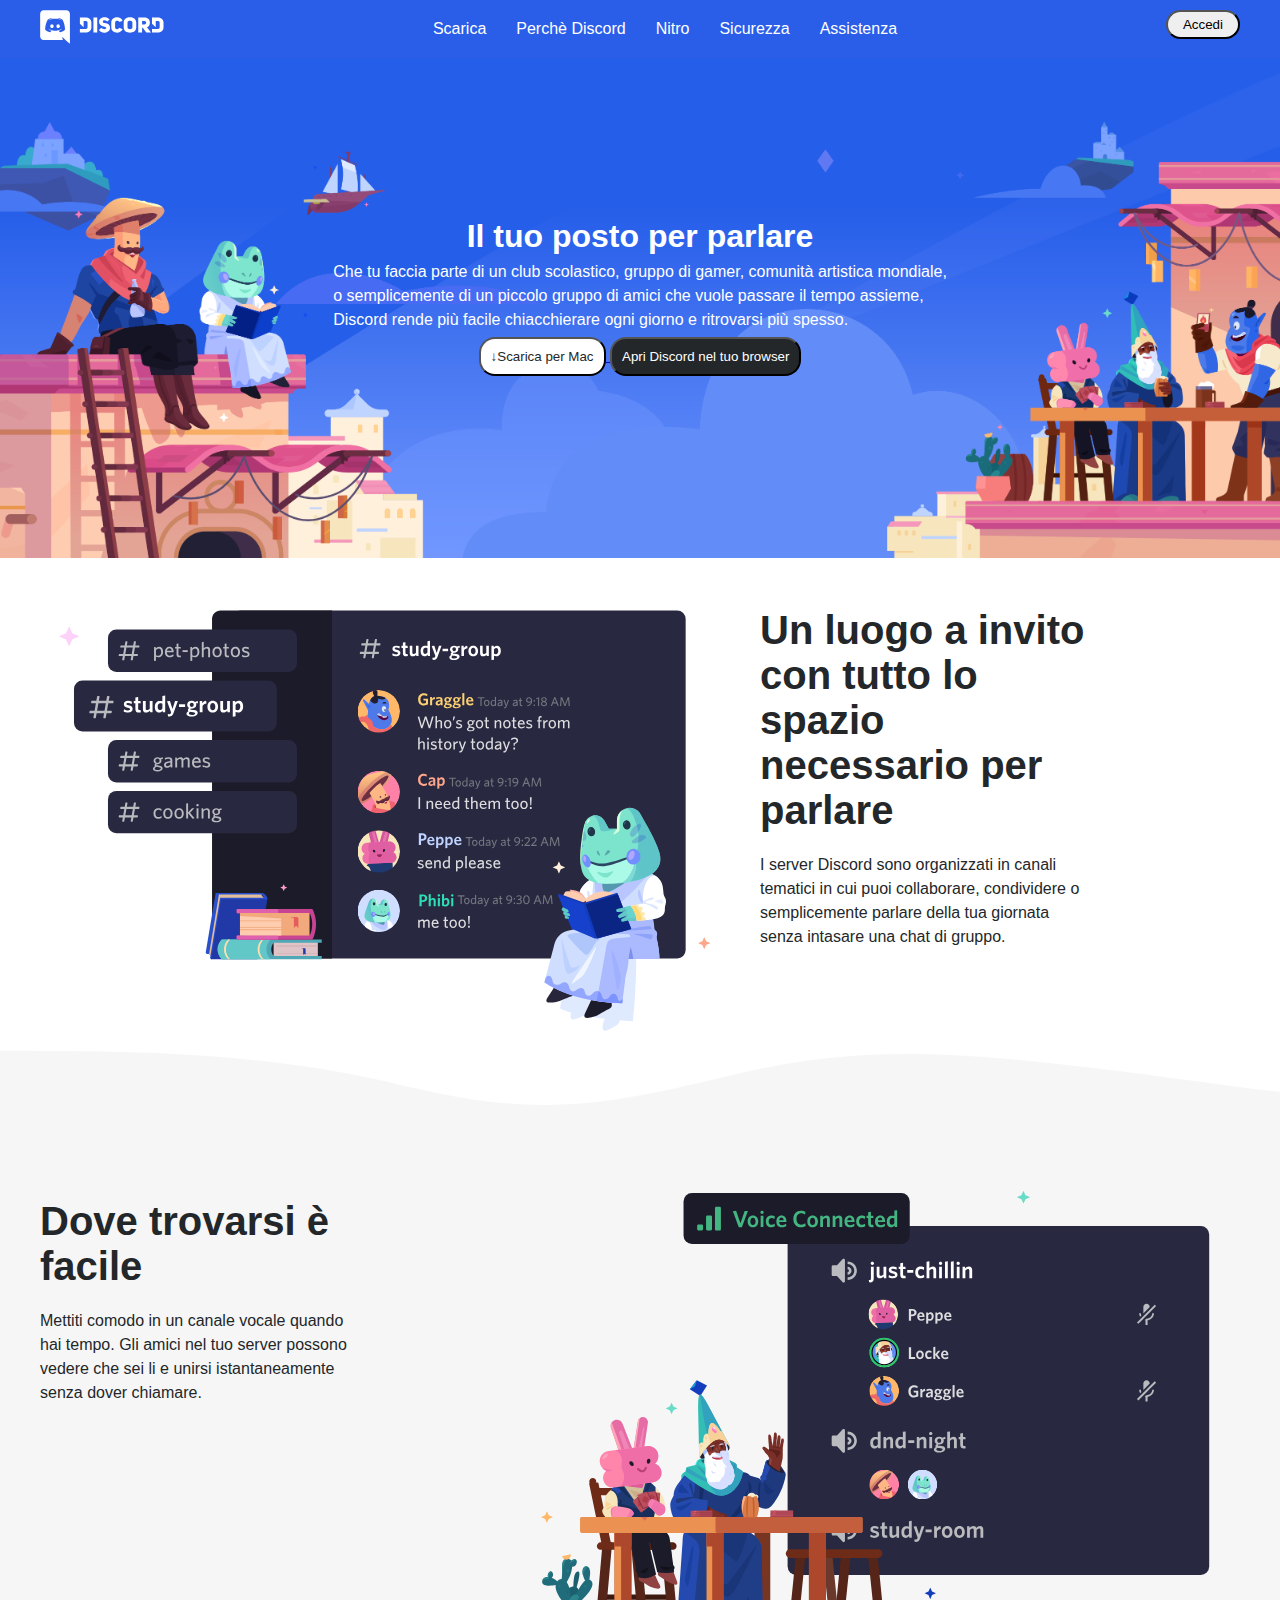
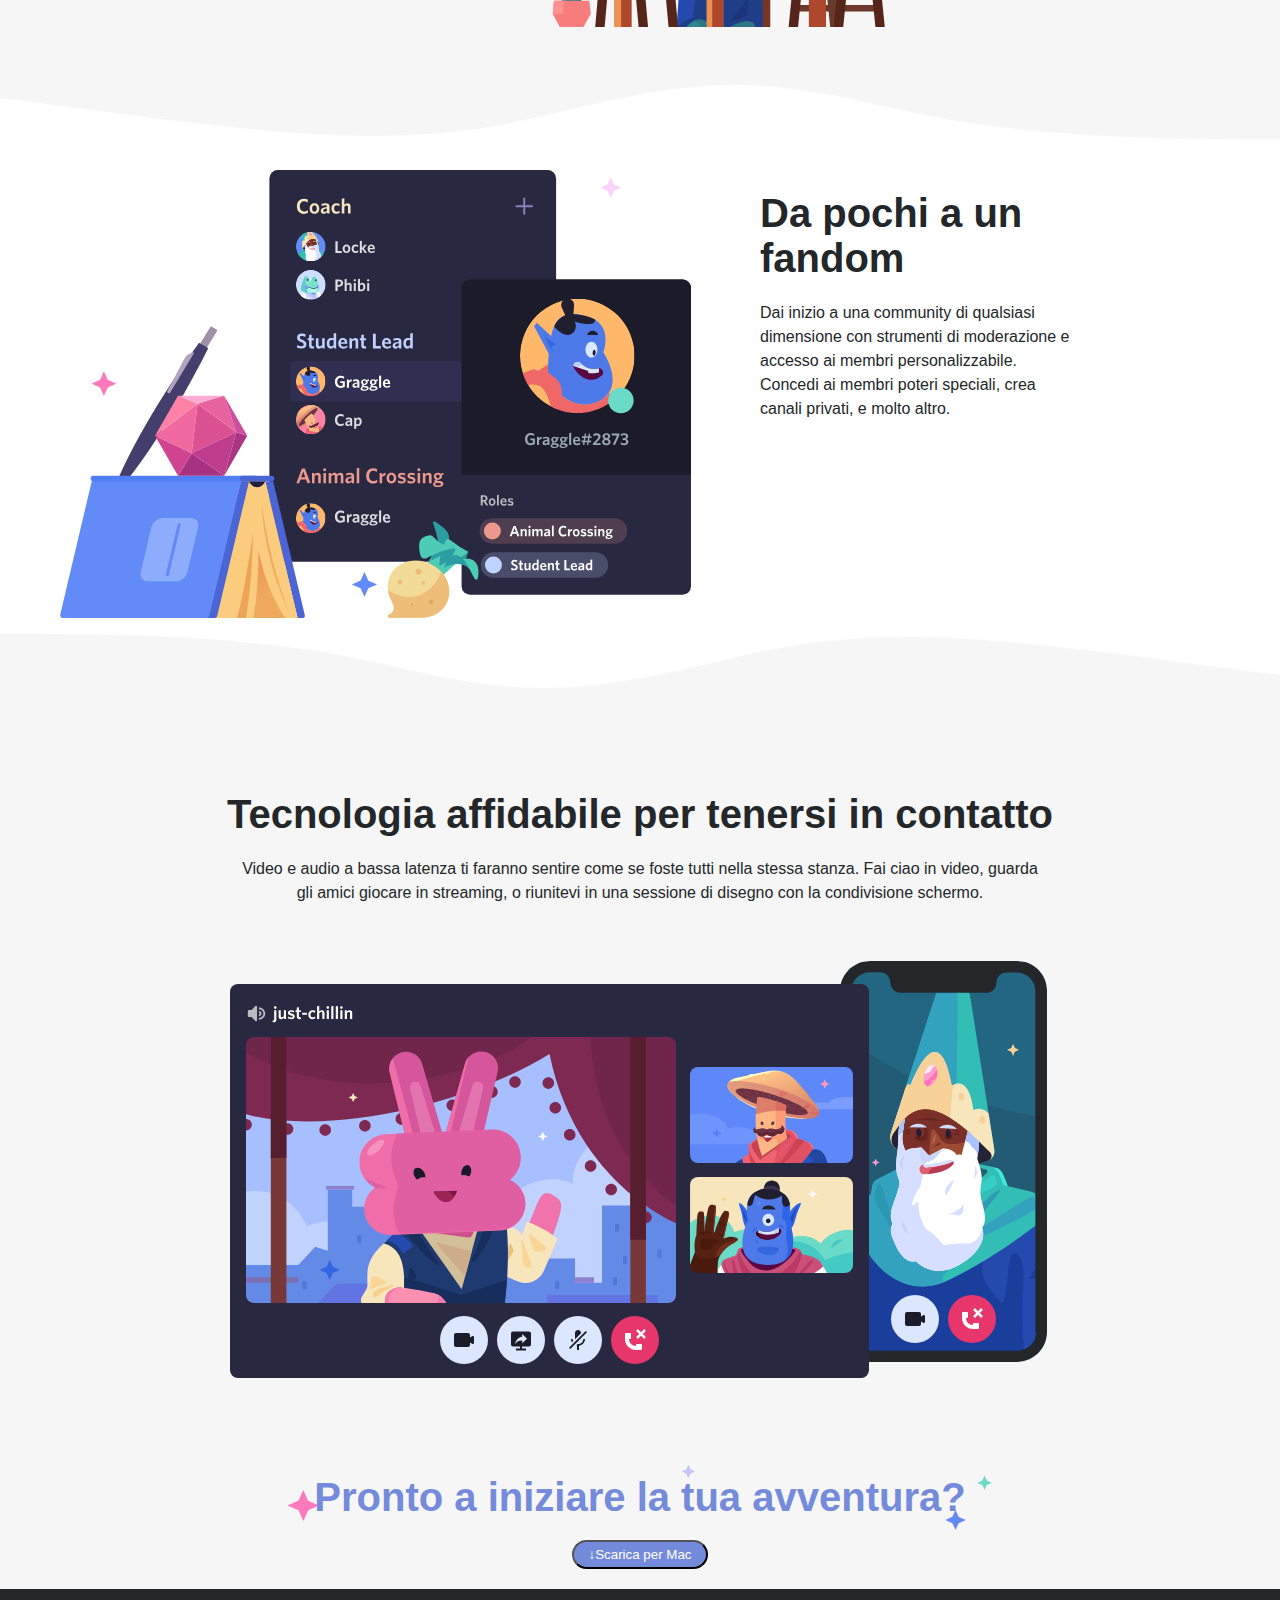
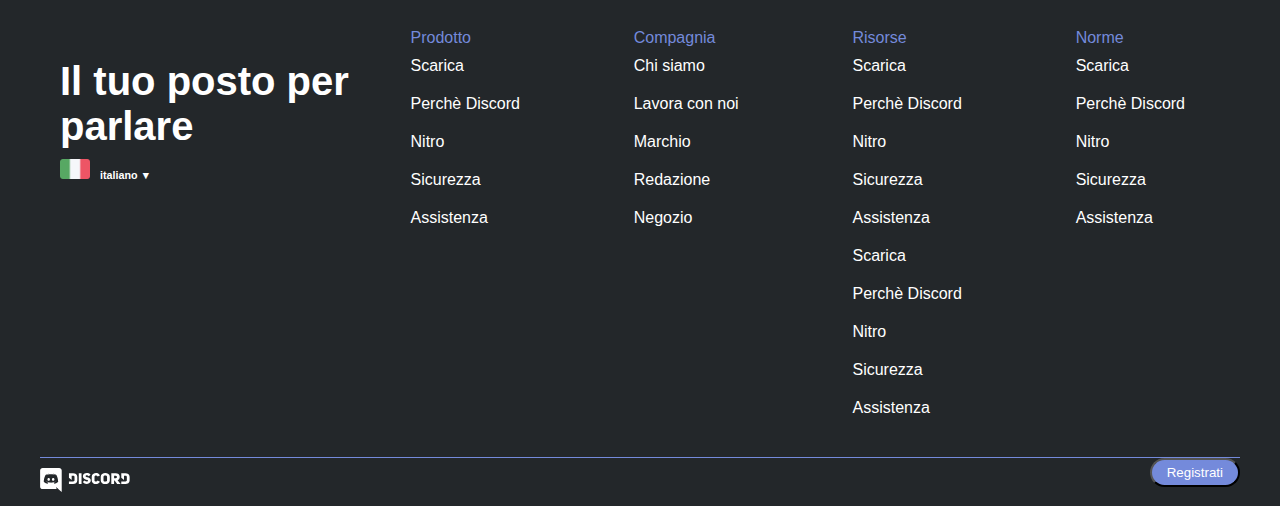
<file: index.html>
<!DOCTYPE html>
<html lang="en">
<head>
    <meta charset="UTF-8">
    <meta name="viewport" content="width=device-width, initial-scale=1.0">
    <link rel="stylesheet" href="https://cdnjs.cloudflare.com/ajax/libs/font-awesome/6.6.0/css/all.min.css" integrity="sha512-Kc323vGBEqzTmouAECnVceyQqyqdsSiqLQISBL29aUW4U/M7pSPA/gEUZQqv1cwx4OnYxTxve5UMg5GT6L4JJg==" crossorigin="anonymous" referrerpolicy="no-referrer"/>
    <link rel="stylesheet" href="css/style.css">
    <title> htmlcss-discord </title>
</head>
<body>
    <!--header-->
    <header>
        <div class="container display-flex">
            <img src="img/logo.svg" alt="logo Discord">
            <ul class="container display-flex">
                <li><a href="#">Scarica</a></li>
                <li><a href="#">Perchè Discord</a></li>
                <li><a href="#">Nitro</a></li>
                <li><a href="#">Sicurezza</a></li>
                <li><a href="#">Assistenza</a></li>
            </ul>
            <a href="../htmlcss-discord/accedi.html">
                <button>Accedi</button>
            </a> 
        </div>   
    </header>

    <!--main-->
    <main>
        <!--hero-->
        <section id="hero">
            <div class="container-small">
                <h1>Il tuo posto per parlare</h1>
                <p> Che tu faccia parte di un club scolastico, gruppo di gamer, comunità artistica mondiale,<br> o semplicemente di un piccolo gruppo di amici che vuole passare il tempo assieme,<br> Discord rende più facile chiacchierare ogni giorno e ritrovarsi più spesso.</p>
                <div>
                    <a href="#cta">
                        <button class="button-left">&#8595;Scarica per Mac</button>
                    </a>
                    <button class="button-right">Apri Discord nel tuo browser</button>
                </div>    
            </div>
        </section>

        <!--place-->
        <section id="place">
            <div  class="container display-flex">
                <div class="image">
                    <img src="img/item1.svg" alt="gruppo studio">
                </div>
                <div class="text">
                    <h2>Un luogo a invito <br>con tutto lo <br>spazio <br>necessario per <br>parlare</h2>
                    <p>I server Discord sono organizzati in canali <br> tematici in cui puoi collaborare, condividere o <br> semplicemente parlare della tua giornata <br> senza intasare una chat di gruppo. </p>
                </div>
            </div>
        </section>

        <!--meet-->
        <div class="wave"></div>  
        <section id="meet">
                <div class= "container display-flex">
                    <div class="text">
                        <h2>Dove trovarsi è <br> facile</h2>
                        <p>Mettiti comodo in un canale vocale quando <br> hai tempo. Gli amici nel tuo server possono <br>vedere che sei li e unirsi istantaneamente <br> senza dover chiamare.</p>
                    </div>
                    <div class="image">
                        <img src="img/item2.svg" alt="canale vocale">
                    </div>    
                </div>    
        </section>
        <div class="wave-rotate"></div>

        <!--community-->
        <section id="community">
            <div class="container display-flex">
                <div class="image">
                    <img src="img/item3.svg" alt="community">
                </div>
                <div class="text">
                    <h2>Da pochi a un <br> fandom</h2>
                    <p>Dai inizio a una community di qualsiasi <br> dimensione con strumenti di moderazione e <br> accesso ai membri personalizzabile. <br> Concedi ai membri poteri speciali, crea <br> canali privati, e molto altro.</p>
                </div>
            </div>
        </section>

        <!--technology-->
        <div class="wave"></div> 
        <section id="technology">
            <div class="container ">
                <div class="technology-top">
                    <h2>Tecnologia affidabile per tenersi in contatto</h2>
                    <p>Video e audio a bassa latenza ti faranno sentire come se foste tutti nella stessa stanza. Fai ciao in video, guarda <br> gli amici giocare in streaming, o riunitevi in una sessione di disegno con la condivisione schermo.</p>
                </div>
                <div class="technology-bottom">
                    <img src="img/item4-big.svg" alt="technology">
                </div>
            </div>        
        </section>

        <!--cta-->
        <section id="cta">
            <div class="debug container">    
                <div>
                    <h3 class="stars">Pronto a iniziare la tua avventura?</h3>
                </div>  
                <div class="btn">
                    <button>&#8595;Scarica per Mac</button>
                </div>
            </div>
        </section>
    </main>

    <!--footer-->
    <footer>
        <section class="container footer-top">
            <div>
                <h2>Il tuo posto per parlare</h2>
                <div class="flag">
                    <img src="img/ita.png" alt="bandiera italiana">
                    <h6>italiano &#9660;</h6>    
                </div> 

                <!--icons-->
                <div>
                    <a href="#" i class="fa-brands fa-twitter"></a></i>
                    <a href="#" i class="fa-brands fa-instagram"></a></i>
                    <a href="#" i class="fa-brands fa-facebook"></a></i>
                    <a href="#" i class="fa-brands fa-youtube"></a></i>
                </div>  
            </div>  
            <!--list--> 
            <div class="lista">
                <ul> <span>Prodotto</span>
                    <li><a href="#">Scarica</a></li>
                    <li><a href="#">Perchè Discord</a></li>
                    <li><a href="#">Nitro</a></li>
                    <li><a href="#">Sicurezza</a></li>
                    <li><a href="#">Assistenza</a></li>
                </ul>
                <ul> <span>Compagnia</span>
                    <li><a href="#">Chi siamo</a></li>
                    <li><a href="#">Lavora con noi</a></li>
                    <li><a href="#">Marchio</a></li>
                    <li><a href="#">Redazione</a></li>
                    <li><a href="#">Negozio</a></li>
                </ul>
                <ul> <span>Risorse</span>
                    <li><a href="#">Scarica</a></li>
                    <li><a href="#">Perchè Discord</a></li>
                    <li><a href="#">Nitro</a></li>
                    <li><a href="#">Sicurezza</a></li>
                    <li><a href="#">Assistenza</a></li>
                    <li><a href="#">Scarica</a></li>
                    <li><a href="#">Perchè Discord</a></li>
                    <li><a href="#">Nitro</a></li>
                    <li><a href="#">Sicurezza</a></li>
                    <li><a href="#">Assistenza</a></li>
                </ul>
                <ul> <span>Norme</span>
                    <li><a href="#">Scarica</a></li>
                    <li><a href="#">Perchè Discord</a></li>
                    <li><a href="#">Nitro</a></li>
                    <li><a href="#">Sicurezza</a></li>
                    <li><a href="#">Assistenza</a></li>
                </ul>
            </div>      
        </section>

        <!--footer bottom-->
        <section class="container display-flex footer-bottom">
            <div>
                <img class="logo" src="img/logo.svg" alt="logo Discord">
            </div>
            <button class="bottone">Registrati</button>
        </section>
    </footer>
</body>
</html>
</file>
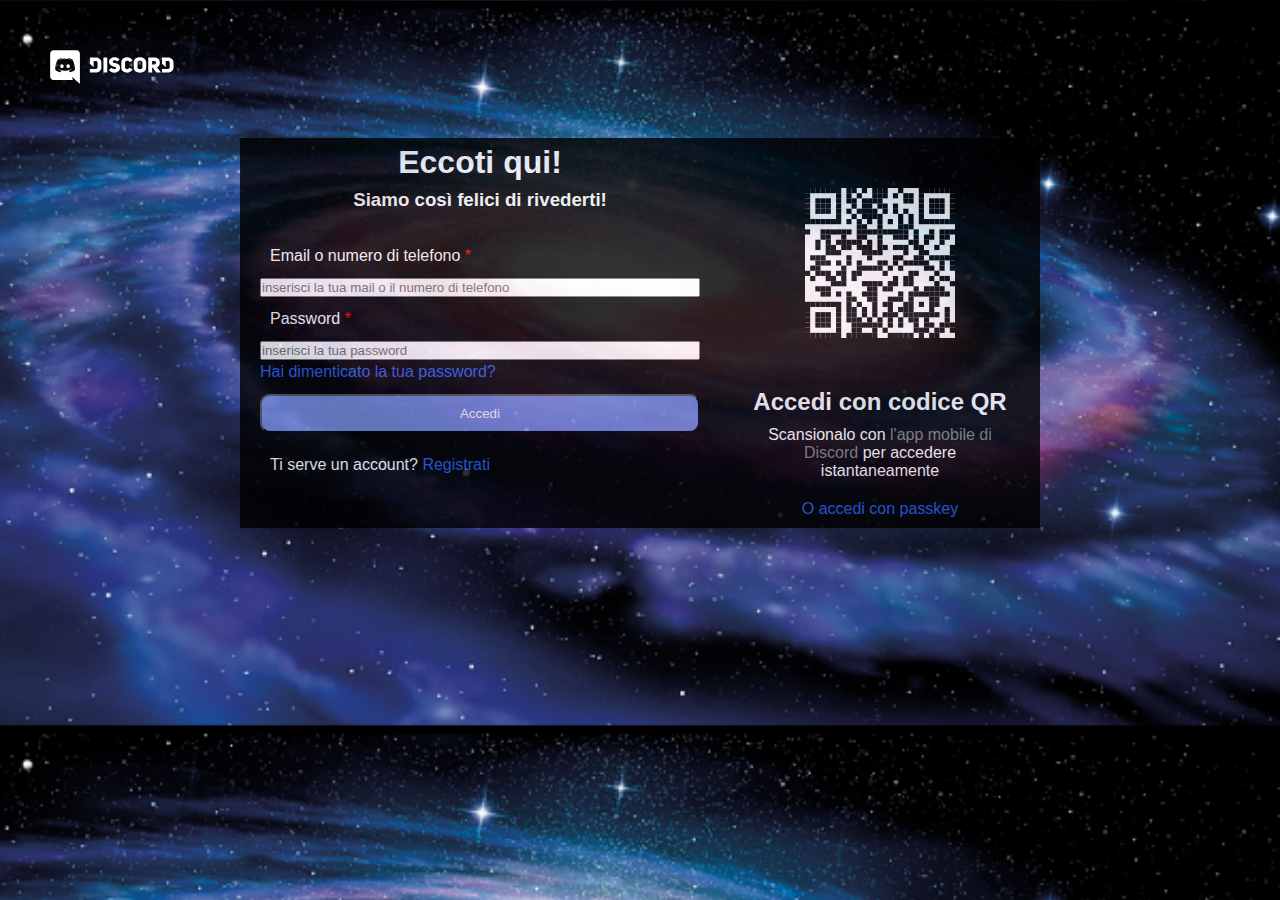
<file: accedi.html>
<!DOCTYPE html>
<html lang="en">
<head>
    <meta charset="UTF-8">
    <meta name="viewport" content="width=device-width, initial-scale=1.0">
    <link rel="stylesheet" href="https://cdnjs.cloudflare.com/ajax/libs/font-awesome/6.6.0/css/all.min.css" integrity="sha512-Kc323vGBEqzTmouAECnVceyQqyqdsSiqLQISBL29aUW4U/M7pSPA/gEUZQqv1cwx4OnYxTxve5UMg5GT6L4JJg==" crossorigin="anonymous" referrerpolicy="no-referrer"/>
    <link rel="stylesheet" href="css/main.css">
    <title>htmlcss-discord</title>
</head>
<body>
    <!--logo della pagina-->
    <img src="./img/logo.svg" alt="logo Discord">

    <!--contenitore principale-->
    <div class="container">
        <!--contenitore di sinistra-->
        <div class="container-left">
            <h1>Eccoti qui!</h1>
            <h3>Siamo così felici di rivederti!</h3>
            <div class="container-small">
                <form action="accedi.html">
                    <p>Email o numero di telefono 
                        <span class="asterisk">*</span>
                    </p> 
                    <input type="email" placeholder="inserisci la tua mail o il numero di telefono" required>
                    <p>Password
                        <span class="asterisk">*</span>
                    </p>
                    <input type="password" placeholder="inserisci la tua password" required>
                    <a href="#">Hai dimenticato la tua password?</a>
                    <a href="index.html">
                        <input class="submit" type="submit" value="Accedi">
                    </a>
                    <p>Ti serve un account? 
                        <a href="index.html">
                            <span>Registrati</span>
                        </a>
                    </p>
                </form>  
            </div>  
        </div>

        <!--contenitore di destra-->
        <div class="container-right">
            <img src="./img/qrcode-text.svg" alt="qrcode">
            <div class="qr-code">
                <h2>Accedi con codice QR</h2>
                <p>Scansionalo con <span class="app-discord">l'app mobile di <br> Discord</span> per accedere <br> istantaneamente</p>
                <a href="#">
                    <p>O accedi con passkey</p>
                </a>
            </div>
            
        </div>
       
    </div>
    
</body>
</html>
</file>
<file: css/style.css>
/*generals*/
*{
    margin: 0;
    padding: 0;
    box-sizing: border-box;
}

html{
    scroll-behavior: smooth;
}

body{
    color: var(--dark);
    font-family: Arial, Helvetica, sans-serif;
    
}

:root{
    --blue: #2a5ee8;
    --violet: #748adb;
    --dark: #23272a;
    --gray: #f6f6f6;
}

h2{
    font-size: 40px;
    padding-top: 40px;
}

 p{
    line-height: 1.5;
    padding-top: 20px;
}

.display-flex{
    display: flex;
    justify-content: space-between;
    align-items: flex-start;
}

.image{
    width: 60%;
}

.image img{
    width: 100%;
    max-width: 100%;
}

.text{
    width: 40%;
    display: flex;
    flex-direction: column;
    justify-content: space-around;
}

.wave{
    background-image: url(../img/wave.svg);
    opacity: 0.03;
    height: 100px;
}

.wave-rotate{
    background-image: url(../img/wave.svg);
    opacity: 0.03;
    height: 100px;
    transform: rotate(-180deg);
}

/*containers*/
.container{
    max-width: 1200px;
    margin: 0 auto;
}

.container-small{
    max-width: 800px;
    margin: 0 auto;
    padding-top: 150px;
    display: flex;
    flex-direction: column;
    justify-content: center;
    align-items: center;
}

/*header*/
header{
    background-color: var(--blue);
    padding: 10px;
}

ul{
    list-style: none;
    padding: 10px;
}

div ul li a{
    padding: 5px 15px;
    text-decoration: none;
    color: white;
}

a:hover{
    text-decoration: underline;
}

button{
    padding: 5px 15px;
    border-radius: 16px;
}

button:hover{
    cursor: pointer;
    transform: scale(1.1);
    color: green;
}

h1{
    color: white;
}

/*main-hero*/
#hero div p{
    color: white; 
    padding: 5px; 
}

.button-left{
    background-color: white;
    color: var(--dark);
    padding: 10px;
    border-radius: 16px;
}

.button-right{
    background-color: var(--dark);
    color: white;
    padding: 10px;
    border-radius: 16px;
}

#hero{
    padding: 10px;
    background-color: var(--blue);
    background-image: url(../img/jumbo.png);
    background-size: cover;
    height: 500px;
}

/*main-place*/
#place{
    padding: 10px;
}

/*main-meet*/
#meet{
    background-color: var(--gray);
    padding: 10px;
}

/*main-community*/
#community{
    padding: 10px;
}

/*main-technology*/
#technology{
    background-color: var(--gray);
    padding: 20px; 
}

.technology-top{
    text-align: center;
}

.technology-bottom{
    display: flex;
    justify-content: center;
}

/*main-cta*/
#cta{
    background-color: var(--gray);
    padding: 10px;
}

#cta div h2{
    text-align: center;
}

.stars{
    display: flex;
    justify-content: center;
}

.btn{
    display: flex;
    justify-content: center;
    padding: 10px;
}

#cta .btn button{
    background-color: var(--violet);
    color: white;
}

/*footer*/
footer{
    background-color: var(--dark);
    color: white;
    padding: 10px;
}

.footer-top{
    border-bottom: 1px solid var(--violet);
    display: flex;
    justify-content: flex-start;
    padding: 20px;
}

h3, .stars{
    color: var(--violet);
    padding: 10px;
    font-size: 40px;
    width: 100%;
    background-image: url(../img/stars.svg);
    background-size: contain;
    background-repeat: no-repeat;
    background-position: top;
    
}

footer img{
    width: 40px;
    padding-right: 10px;
    margin-top: 10px;
}

.flag{
    display: flex;
    justify-content: flex-start;
    align-items: baseline
}

.lista{
    display: flex;
    justify-content: space-between;
    width: 100%;
}

footer ul{
    color: var(--violet);
    display: flex;
    justify-content: flex-start;
    flex-direction: column;
}

footer ul li{
    padding: 10px;
}

span{
    margin-left: 25px;
}

.logo{
    width: 100px;
}

.bottone{
    background-color: var(--violet);
    color: white;
}

.fa-brands, .fa-twitter{
    padding: 10px;
    font-size: 20px;
    color: white;
    text-decoration: none;
}
</file>
<file: css/main.css>
/*generals*/
*{
    margin: 0;
    padding: 0;
    box-sizing: border-box;
}

html{
    scroll-behavior: smooth;
}

body{
    color: white;
    font-family: Arial, Helvetica, sans-serif;
    background-image: url(../img/spazio.png);
    background-size: cover;
    
}

:root{
    --blue: #2a5ee8;
    --violet: #748adb;
    --dark: #23272a;
    --gray: #f6f6f6;
}

img{
    padding: 50px;
}

/*containers*/
.container{
    margin: auto;
    max-width: 800px;
    background-color: black;
    opacity: 0.8;
    display: flex;
}

.container-left{
    width: 60%;
    display: flex;
    justify-content: flex-start;
    flex-direction: column;
}

.container-right{
    width: 40%;
    display: flex;
    justify-content: flex-start;
    flex-direction: column;
    align-items: center
}

.container-small, form{
    display: flex;
    justify-content: flex-start;
    flex-direction: column;
    line-height: 1.5;
    padding: 10px;
}

/*text*/
h1, h3{
    line-height: 1.5;
    text-align: center;
}

p{
    padding: 10px;
}

.asterisk{
    color: red;
}

a{
    text-decoration: none;
    color: var(--blue);
    padding-bottom: 10px;
}

a:hover{
    text-decoration: underline;
}

.submit{
    background-color: var(--violet);
    color: white;
    padding: 10px;
    border-radius: 10px;
    width: 100%;
}

.submit:hover{
    background-color: var(--blue);
    cursor: pointer;
}

.container-right img{
    max-width: 100%;
    width: 250px;
    margin: 0 auto;
}

.qr-code p{
    text-align: center;
}

.app-discord{
    color: grey;
}
</file>
